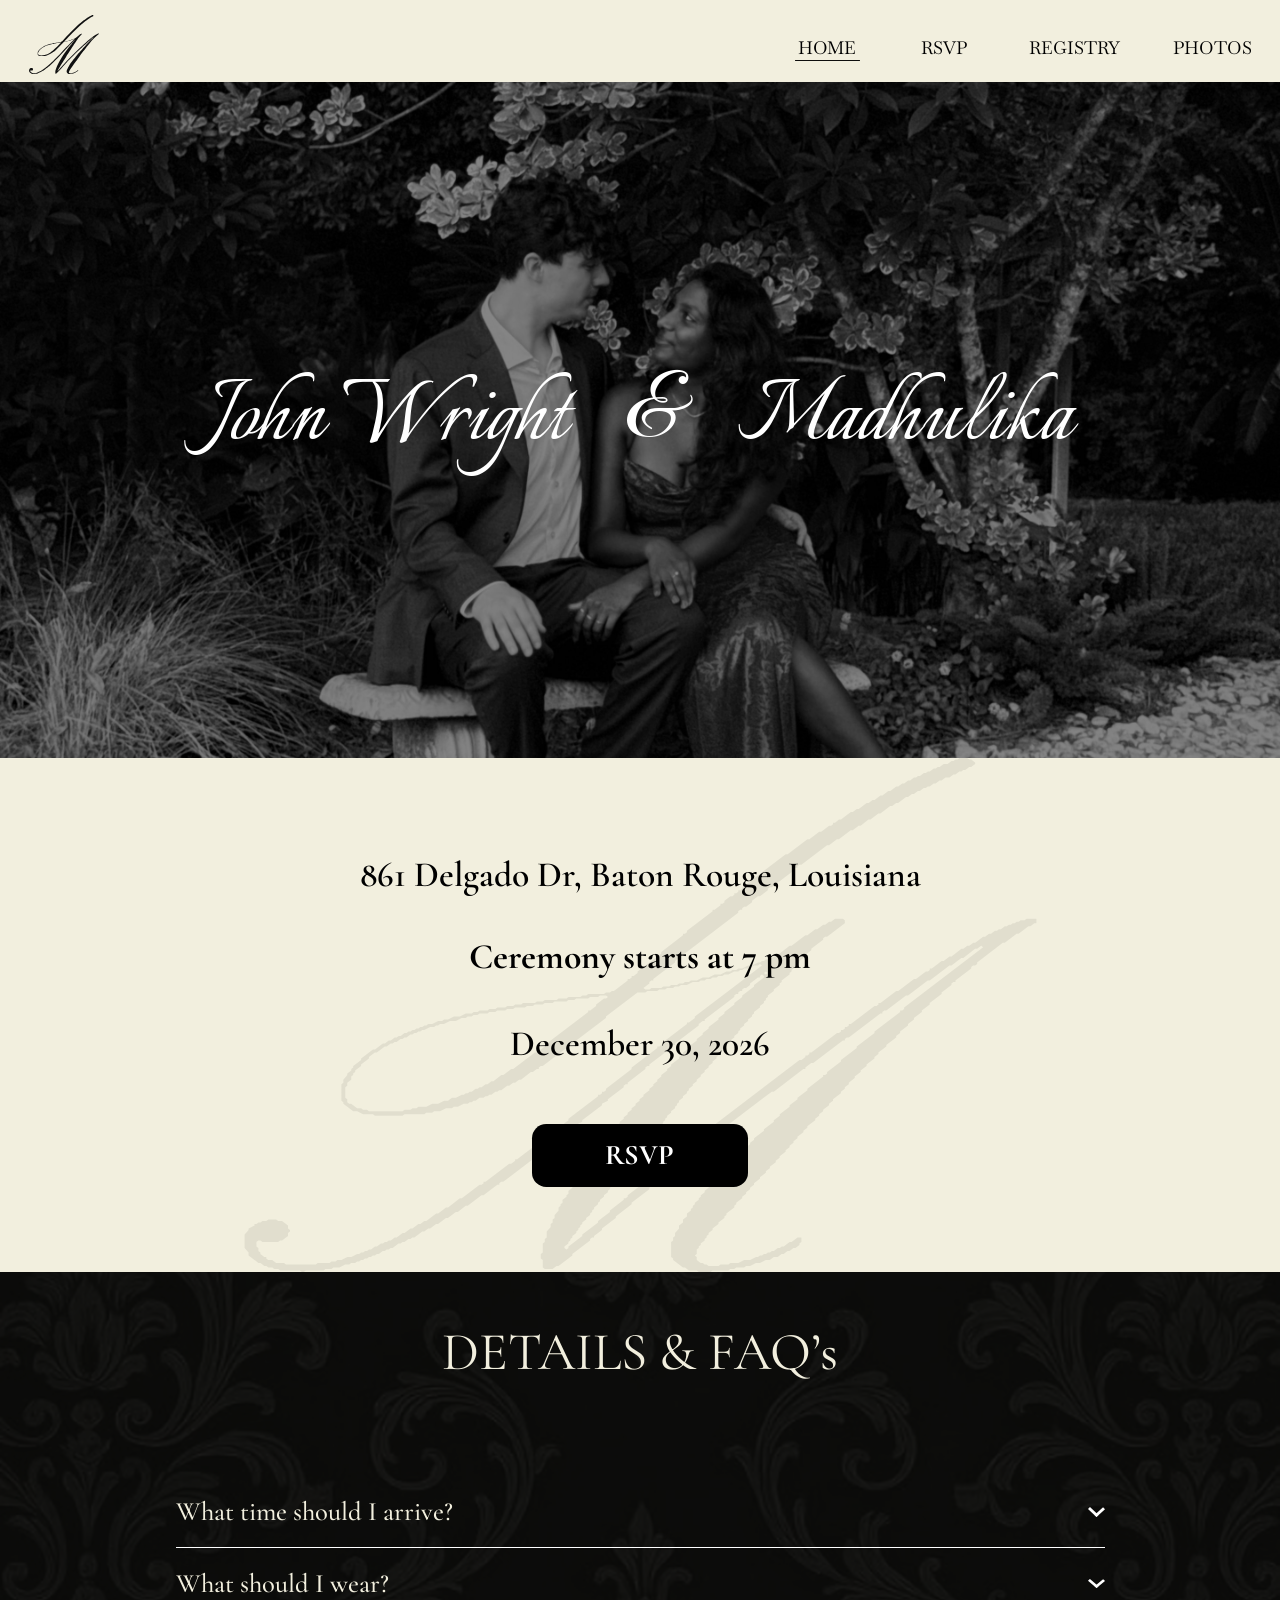
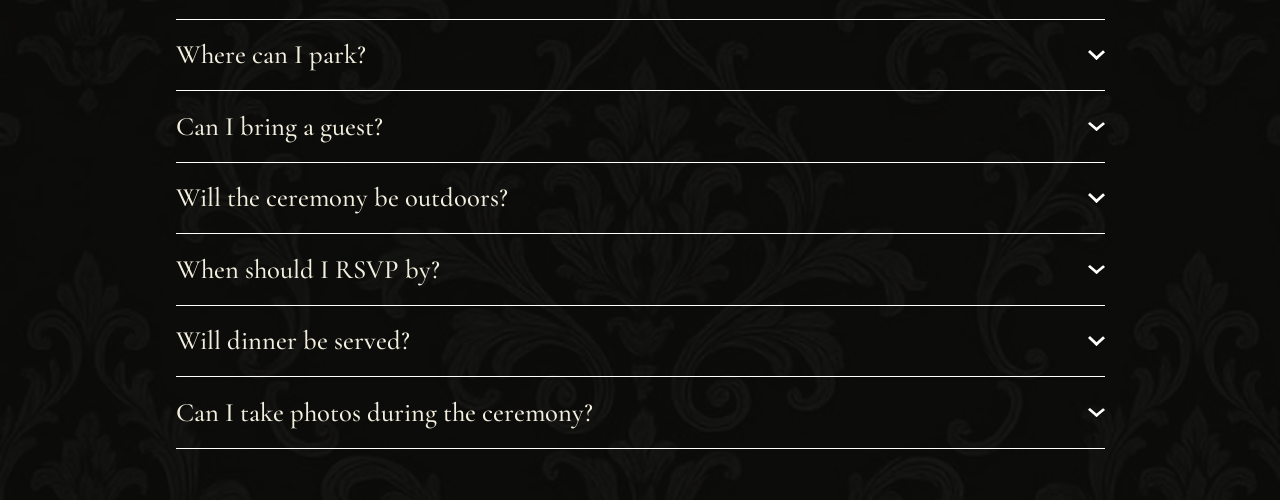
<file: index.html>
<!DOCTYPE html>
<html lang="en">
  <head>
    <meta charset="UTF-8" />
    <meta name="viewport" content="width=device-width, initial-scale=1" />
    <title>John Wright &amp; Madhulika</title>
    <link rel="preconnect" href="https://fonts.googleapis.com" />
    <link rel="preconnect" href="https://fonts.gstatic.com" crossorigin />
    <link
      href="https://fonts.googleapis.com/css2?family=Baskervville+SC&family=Cormorant+Garamond:wght@400;500;600;700&family=Great+Vibes&family=Italianno&display=swap"
      rel="stylesheet"
    />
    <link rel="stylesheet" href="styles.css" />
  </head>
  <body>
    <header class="site-header">
      <a class="logo-link" href="#top">
        <span class="logo">
          <img src="assets/logo.svg" alt="J and M monogram" width="414" height="354" />
        </span>
      </a>
      <button class="nav-toggle" type="button" aria-expanded="false" aria-controls="site-nav">
        <span class="sr-only">Menu</span>
        <span class="nav-toggle-icon" aria-hidden="true"></span>
      </button>
      <nav class="nav" id="site-nav" aria-label="Primary">
        <a class="nav-link is-active" href="#top" aria-current="page">
          HOME
          <img src="assets/nav-line.svg" alt="" width="73" height="1" />
        </a>
        <a class="nav-link" href="rsvp.html">
          RSVP
          <img src="assets/nav-line.svg" alt="" width="73" height="1" />
        </a>
        <a class="nav-link" href="registry.html">
          REGISTRY
          <img src="assets/nav-line.svg" alt="" width="73" height="1" />
        </a>
        <a class="nav-link" href="photos.html">
          PHOTOS
          <img src="assets/nav-line.svg" alt="" width="73" height="1" />
        </a>
      </nav>
    </header>

    <main id="top">
      <section class="hero" aria-label="John Wright and Madhulika">
        <div class="hero-photo">
          <img
            src="assets/hero.png"
            width="2880"
            height="2160"
            alt="John and Madhulika seated together in a garden"
          />
          <div class="hero-shade"></div>
        </div>
        <h1 class="names">
          <span class="name">John Wright</span>
          <span class="amp">&amp;</span>
          <span class="name">Madhulika</span>
        </h1>
      </section>

      <section class="details" aria-label="Wedding details">
        <img
          class="monogram"
          src="assets/monogram.svg"
          alt=""
          width="917"
          height="595"
        />
        <p class="place">861 Delgado Dr, Baton Rouge, Louisiana</p>
        <p class="time">Ceremony starts at 7 pm</p>
        <p class="date">December 30, 2026</p>
        <a class="rsvp-button" href="rsvp.html">RSVP</a>
      </section>

      <section class="faq" id="details" aria-labelledby="faq-title">
        <img class="faq-pattern" src="assets/pattern.webp" alt="" />
        <div class="faq-inner">
          <h2 id="faq-title">DETAILS &amp; FAQ’s</h2>
          <div class="faq-list" id="faq-list"></div>
        </div>
      </section>
    </main>

    <script src="script.js?v=7"></script>
  </body>
</html>
</file>
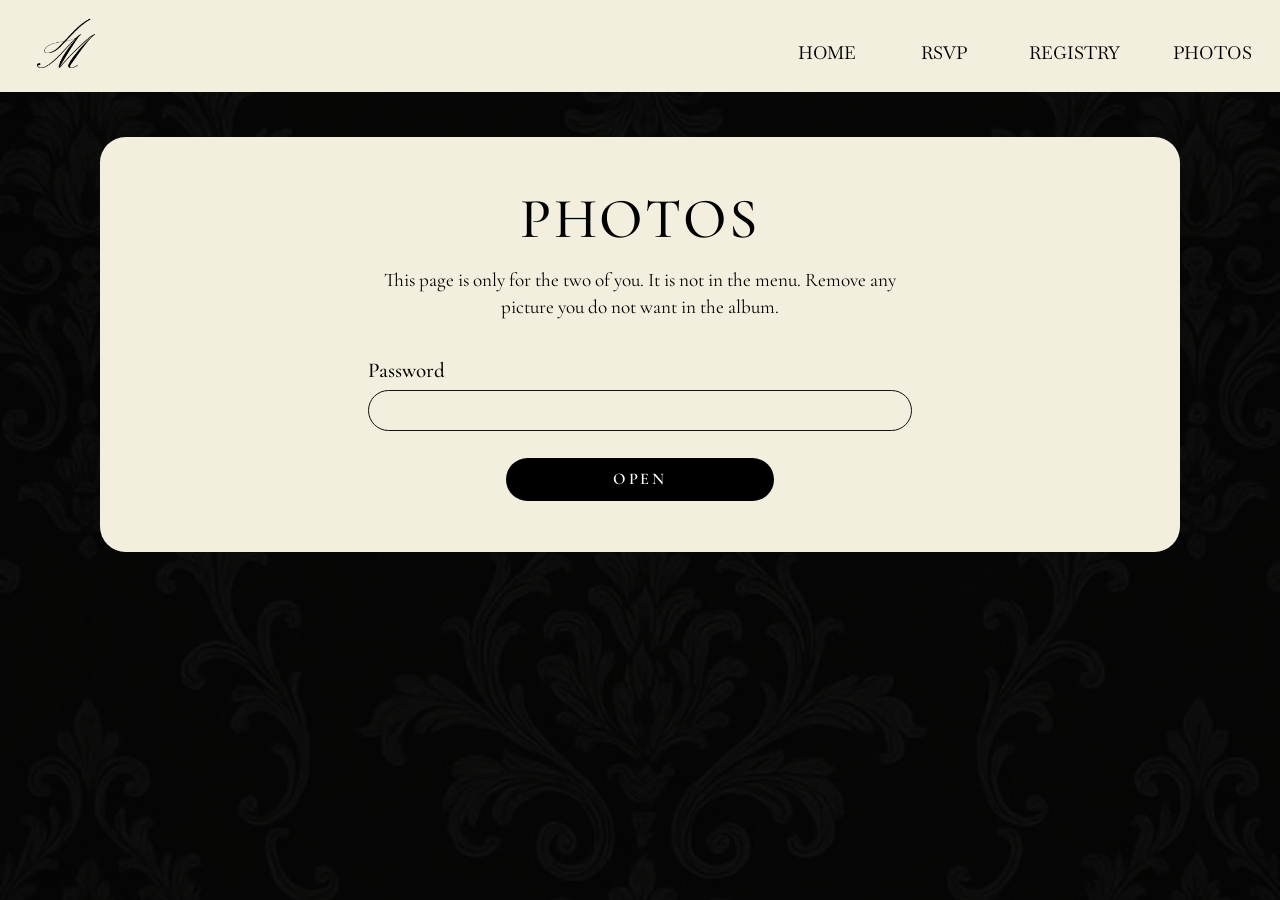
<file: manage.html>
<!DOCTYPE html>
<html lang="en">
  <head>
    <meta charset="UTF-8" />
    <meta name="viewport" content="width=device-width, initial-scale=1" />
    <title>Manage photos — John Wright &amp; Madhulika</title>
    <link rel="preconnect" href="https://fonts.googleapis.com" />
    <link rel="preconnect" href="https://fonts.gstatic.com" crossorigin />
    <link
      href="https://fonts.googleapis.com/css2?family=Baskervville+SC&family=Cormorant+Garamond:ital,wght@0,400;0,500;0,600;0,700;1,400&family=Great+Vibes&family=Italianno&display=swap"
      rel="stylesheet"
    />
    <link rel="stylesheet" href="styles.css" />
  </head>
  <body class="page-photos">
    <header class="site-header">
      <a class="logo-link" href="index.html">
        <span class="logo">
          <img src="assets/logo.png" alt="J and M monogram" />
        </span>
      </a>
      <button class="nav-toggle" type="button" aria-expanded="false" aria-controls="site-nav">
        <span class="sr-only">Menu</span>
        <span class="nav-toggle-icon" aria-hidden="true"></span>
      </button>
      <nav class="nav" id="site-nav" aria-label="Primary">
        <a class="nav-link" href="index.html">
          HOME
          <img src="assets/nav-line.svg" alt="" width="73" height="1" />
        </a>
        <a class="nav-link" href="rsvp.html">
          RSVP
          <img src="assets/nav-line.svg" alt="" width="73" height="1" />
        </a>
        <a class="nav-link" href="registry.html">
          REGISTRY
          <img src="assets/nav-line.svg" alt="" width="73" height="1" />
        </a>
        <a class="nav-link" href="photos.html">
          PHOTOS
          <img src="assets/nav-line.svg" alt="" width="73" height="1" />
        </a>
      </nav>
    </header>

    <main class="rsvp-main">
      <section class="rsvp-card photos-card" aria-labelledby="manage-title">
        <h1 id="manage-title">PHOTOS</h1>
        <p class="rsvp-lead">
          This page is only for the two of you. It is not in the menu. Remove any picture you do not
          want in the album.
        </p>

        <form class="rsvp-form" id="manage-form">
          <div class="rsvp-field">
            <label for="manage-key">Password</label>
            <input
              class="rsvp-input"
              id="manage-key"
              type="password"
              autocomplete="current-password"
              required
            />
          </div>
          <button class="rsvp-submit" type="submit">OPEN</button>
        </form>
        <p class="photo-status" id="photo-status" role="alert"></p>

        <div class="photo-grid" id="photo-grid" hidden></div>
      </section>
    </main>

    <script src="photos-config.js"></script>
    <script src="script.js"></script>
  </body>
</html>
</file>
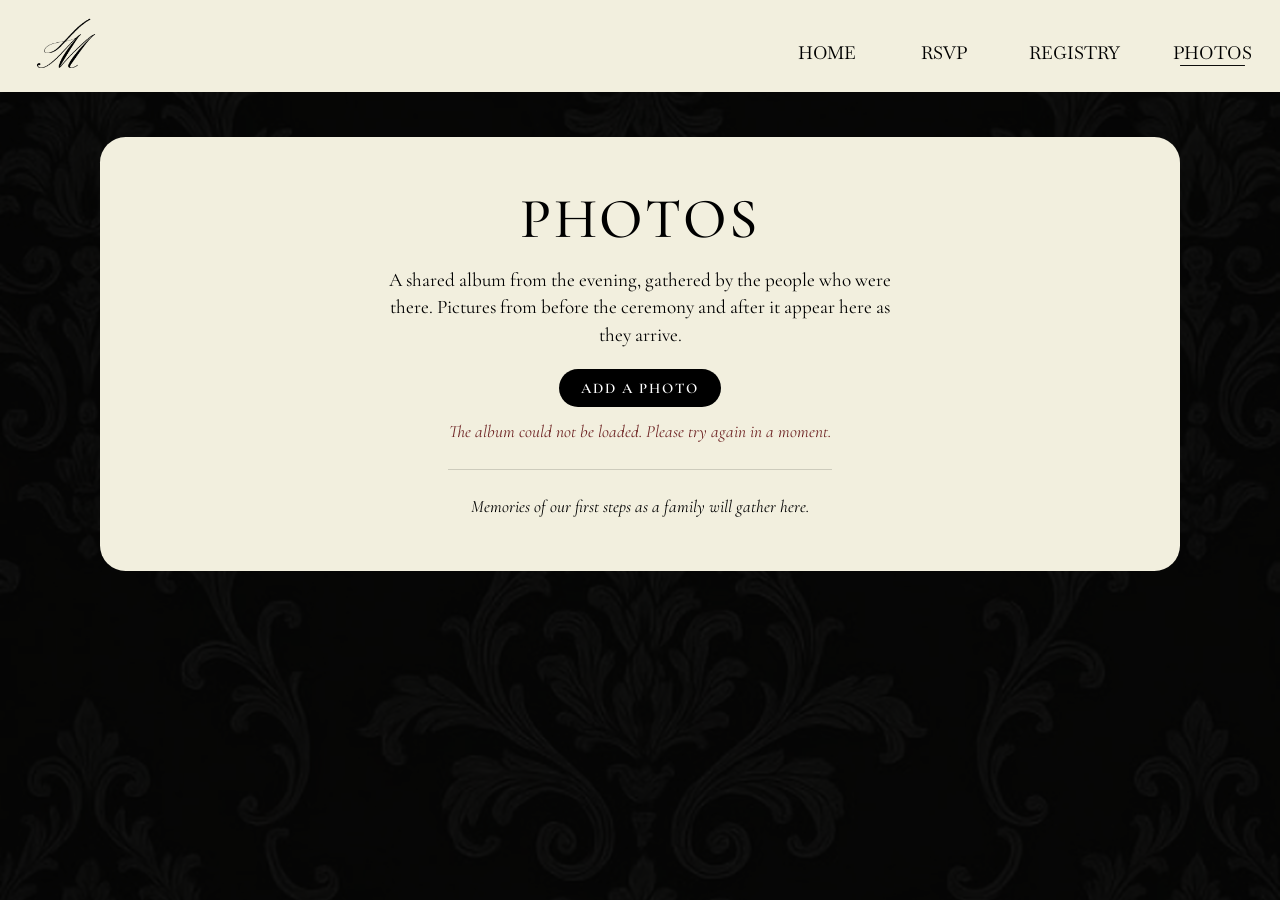
<file: photos.html>
<!DOCTYPE html>
<html lang="en">
  <head>
    <meta charset="UTF-8" />
    <meta name="viewport" content="width=device-width, initial-scale=1" />
    <title>Photos — John Wright &amp; Madhulika</title>
    <link rel="preconnect" href="https://fonts.googleapis.com" />
    <link rel="preconnect" href="https://fonts.gstatic.com" crossorigin />
    <link
      href="https://fonts.googleapis.com/css2?family=Baskervville+SC&family=Cormorant+Garamond:ital,wght@0,400;0,500;0,600;0,700;1,400&family=Great+Vibes&family=Italianno&display=swap"
      rel="stylesheet"
    />
    <link rel="stylesheet" href="styles.css" />
  </head>
  <body class="page-photos">
    <header class="site-header">
      <a class="logo-link" href="index.html">
        <span class="logo">
          <img src="assets/logo.png" alt="J and M monogram" />
        </span>
      </a>
      <button class="nav-toggle" type="button" aria-expanded="false" aria-controls="site-nav">
        <span class="sr-only">Menu</span>
        <span class="nav-toggle-icon" aria-hidden="true"></span>
      </button>
      <nav class="nav" id="site-nav" aria-label="Primary">
        <a class="nav-link" href="index.html">
          HOME
          <img src="assets/nav-line.svg" alt="" width="73" height="1" />
        </a>
        <a class="nav-link" href="rsvp.html">
          RSVP
          <img src="assets/nav-line.svg" alt="" width="73" height="1" />
        </a>
        <a class="nav-link" href="registry.html">
          REGISTRY
          <img src="assets/nav-line.svg" alt="" width="73" height="1" />
        </a>
        <a class="nav-link is-active" href="photos.html" aria-current="page">
          PHOTOS
          <img src="assets/nav-line.svg" alt="" width="73" height="1" />
        </a>
      </nav>
    </header>

    <main class="rsvp-main">
      <section class="rsvp-card photos-card" aria-labelledby="photos-title">
        <h1 id="photos-title">PHOTOS</h1>
        <p class="rsvp-lead">
          A shared album from the evening, gathered by the people who were there. Pictures from before
          the ceremony and after it appear here as they arrive.
        </p>

        <div class="photo-add">
          <label class="photo-add-button">
            <span>ADD A PHOTO</span>
            <input id="photo-file" type="file" accept="image/*" />
          </label>
        </div>
        <p class="photo-status" id="photo-status" role="status"></p>
        <p class="photo-empty" id="photo-empty">Memories of our first steps as a family will gather here.</p>
        <div class="photo-grid" id="photo-grid" hidden></div>

        <dialog class="photo-view" id="photo-view" aria-label="Photo">
          <img id="photo-view-img" alt="" />
          <div class="photo-view-actions">
            <button class="photo-save" id="photo-save" type="button">SAVE PHOTO</button>
            <button class="photo-view-close" id="photo-view-close" type="button">CLOSE</button>
          </div>
        </dialog>
      </section>
    </main>

    <script src="photos-config.js"></script>
    <script src="script.js"></script>
  </body>
</html>
</file>
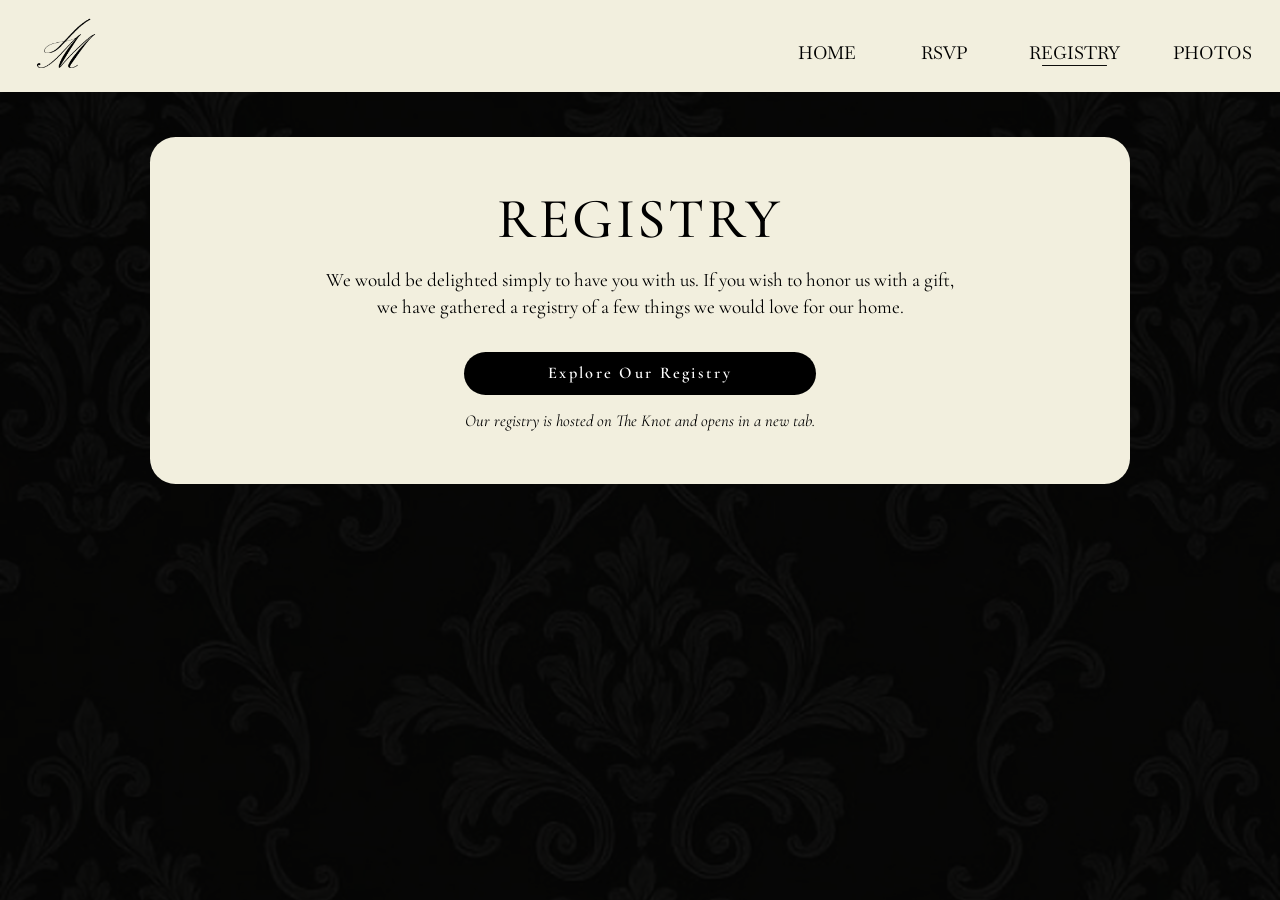
<file: registry.html>
<!DOCTYPE html>
<html lang="en">
  <head>
    <meta charset="UTF-8" />
    <meta name="viewport" content="width=device-width, initial-scale=1" />
    <title>Registry — John Wright &amp; Madhulika</title>
    <link rel="preconnect" href="https://fonts.googleapis.com" />
    <link rel="preconnect" href="https://fonts.gstatic.com" crossorigin />
    <link
      href="https://fonts.googleapis.com/css2?family=Baskervville+SC&family=Cormorant+Garamond:ital,wght@0,400;0,500;0,600;0,700;1,400&family=Great+Vibes&family=Italianno&display=swap"
      rel="stylesheet"
    />
    <link rel="stylesheet" href="styles.css" />
  </head>
  <body class="page-registry">
    <header class="site-header">
      <a class="logo-link" href="index.html">
        <span class="logo">
          <img src="assets/logo.png" alt="J and M monogram" />
        </span>
      </a>
      <button class="nav-toggle" type="button" aria-expanded="false" aria-controls="site-nav">
        <span class="sr-only">Menu</span>
        <span class="nav-toggle-icon" aria-hidden="true"></span>
      </button>
      <nav class="nav" id="site-nav" aria-label="Primary">
        <a class="nav-link" href="index.html">
          HOME
          <img src="assets/nav-line.svg" alt="" width="73" height="1" />
        </a>
        <a class="nav-link" href="rsvp.html">
          RSVP
          <img src="assets/nav-line.svg" alt="" width="73" height="1" />
        </a>
        <a class="nav-link is-active" href="registry.html" aria-current="page">
          REGISTRY
          <img src="assets/nav-line.svg" alt="" width="73" height="1" />
        </a>
        <a class="nav-link" href="photos.html">
          PHOTOS
          <img src="assets/nav-line.svg" alt="" width="73" height="1" />
        </a>
      </nav>
    </header>

    <main class="rsvp-main">
      <section class="rsvp-card" aria-labelledby="registry-title">
        <h1 id="registry-title">REGISTRY</h1>
        <p class="rsvp-lead">
          We would be delighted simply to have you with us. If you wish to honor us with a gift,
          we have gathered a registry of a few things we would love for our home.
        </p>

        <a class="registry-button" id="explore-registry">Explore Our Registry</a>
        <p class="registry-note">Our registry is hosted on The Knot and opens in a new tab.</p>
      </section>
    </main>

    <script>
      // THE_KNOT_REGISTRY_URL
      // Paste the public link from The Knot: Registry, then Share.
      // Explore Our Registry opens this address in a new tab.
      const THE_KNOT_REGISTRY_URL = "https://www.theknot.com/us/madhulika-itha-and-jack-morganti-2026-12-30/registry";

      const exploreRegistry = document.querySelector("#explore-registry");
      if (exploreRegistry && /^https?:\/\//i.test(THE_KNOT_REGISTRY_URL)) {
        exploreRegistry.href = THE_KNOT_REGISTRY_URL;
        exploreRegistry.target = "_blank";
        exploreRegistry.rel = "noopener noreferrer";
      }
    </script>
    <script src="script.js?v=3"></script>
  </body>
</html>
</file>
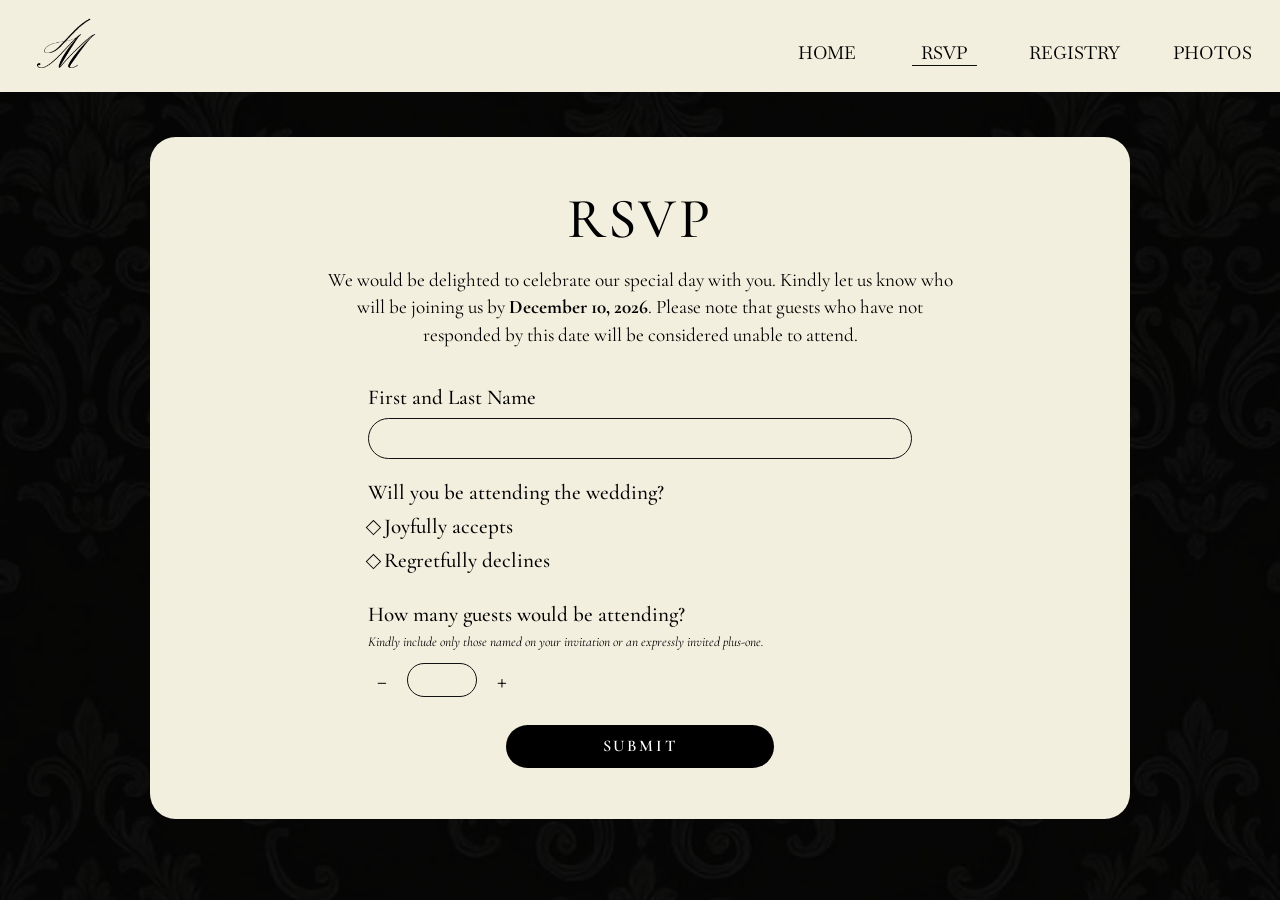
<file: rsvp.html>
<!DOCTYPE html>
<html lang="en">
  <head>
    <meta charset="UTF-8" />
    <meta name="viewport" content="width=device-width, initial-scale=1" />
    <title>RSVP — John Wright &amp; Madhulika</title>
    <link rel="preconnect" href="https://fonts.googleapis.com" />
    <link rel="preconnect" href="https://fonts.gstatic.com" crossorigin />
    <link
      href="https://fonts.googleapis.com/css2?family=Baskervville+SC&family=Cormorant+Garamond:ital,wght@0,400;0,500;0,600;0,700;1,400&family=Italianno&display=swap"
      rel="stylesheet"
    />
    <link rel="stylesheet" href="styles.css?v=4" />
  </head>
  <body class="page-rsvp">
    <header class="site-header">
      <a class="logo-link" href="index.html">
        <span class="logo">
          <img src="assets/logo.png" alt="J and M monogram" />
        </span>
      </a>
      <button class="nav-toggle" type="button" aria-expanded="false" aria-controls="site-nav">
        <span class="sr-only">Menu</span>
        <span class="nav-toggle-icon" aria-hidden="true"></span>
      </button>
      <nav class="nav" id="site-nav" aria-label="Primary">
        <a class="nav-link" href="index.html">
          HOME
          <img src="assets/nav-line.svg" alt="" width="73" height="1" />
        </a>
        <a class="nav-link is-active" href="rsvp.html" aria-current="page">
          RSVP
          <img src="assets/nav-line.svg" alt="" width="73" height="1" />
        </a>
        <a class="nav-link" href="registry.html">
          REGISTRY
          <img src="assets/nav-line.svg" alt="" width="73" height="1" />
        </a>
        <a class="nav-link" href="photos.html">
          PHOTOS
          <img src="assets/nav-line.svg" alt="" width="73" height="1" />
        </a>
      </nav>
    </header>

    <main class="rsvp-main">
      <section class="rsvp-card" aria-labelledby="rsvp-title">
        <h1 id="rsvp-title">RSVP</h1>
        <p class="rsvp-lead">
          We would be delighted to celebrate our special day with you. Kindly let us know who will be
          joining us by <strong>December 10, 2026</strong>.
          Please note that guests who have not responded by this date will be considered unable to attend.
        </p>

        <div class="rsvp-thanks" id="rsvp-thanks" role="status" tabindex="-1" hidden>
          <p class="thanks-script">Thank you</p>
          <p class="thanks-detail" id="thanks-detail"></p>
          <p class="thanks-note">
            Should any questions arise, you are welcome to visit our
            <a href="index.html">homepage</a>
            or contact us at
            <a href="tel:+16784465039">678-446-5039</a>.
          </p>
        </div>

        <form
          class="rsvp-form"
          id="rsvp-form"
          action="https://formspree.io/f/moedpkeo"
          method="POST"
          novalidate
        >
          <p class="rsvp-hp" aria-hidden="true">
            <label>
              Leave this field empty
              <input type="text" name="_gotcha" tabindex="-1" autocomplete="off" />
            </label>
          </p>

          <div class="rsvp-field">
            <label for="guest-name">First and Last Name</label>
            <input
              class="rsvp-input"
              id="guest-name"
              name="name"
              type="text"
              autocomplete="name"
              maxlength="120"
            />
            <p class="field-error" id="name-error" role="alert"></p>
          </div>

          <fieldset class="rsvp-field">
            <legend>Will you be attending the wedding?</legend>
            <label class="choice">
              <input type="radio" name="attending" value="Joyfully accepts" />
              <span class="diamond" aria-hidden="true"></span>
              <span>Joyfully accepts</span>
            </label>
            <label class="choice">
              <input type="radio" name="attending" value="Regretfully declines" />
              <span class="diamond" aria-hidden="true"></span>
              <span>Regretfully declines</span>
            </label>
            <p class="field-error" id="attending-error" role="alert"></p>
          </fieldset>

          <fieldset class="rsvp-field guest-field">
            <legend>How many guests would be attending?</legend>
            <p class="guest-hint" id="guest-hint">
              Kindly include only those named on your invitation or an expressly invited plus-one.
            </p>
            <div class="stepper">
              <button class="step" type="button" data-step="-1" aria-label="Decrease guest count">−</button>
              <input
                class="rsvp-input guest-count"
                id="guest-count"
                name="guests"
                type="text"
                inputmode="numeric"
                maxlength="2"
                aria-label="Number of guests"
                aria-describedby="guest-hint"
              />
              <button class="step" type="button" data-step="1" aria-label="Increase guest count">+</button>
            </div>
            <p class="field-error" id="guests-error" role="alert"></p>
          </fieldset>

          <p class="form-status" id="form-status" role="alert"></p>
          <button class="rsvp-submit" type="submit">SUBMIT</button>
        </form>
      </section>
    </main>

    <script src="script.js?v=4"></script>
  </body>
</html>
</file>
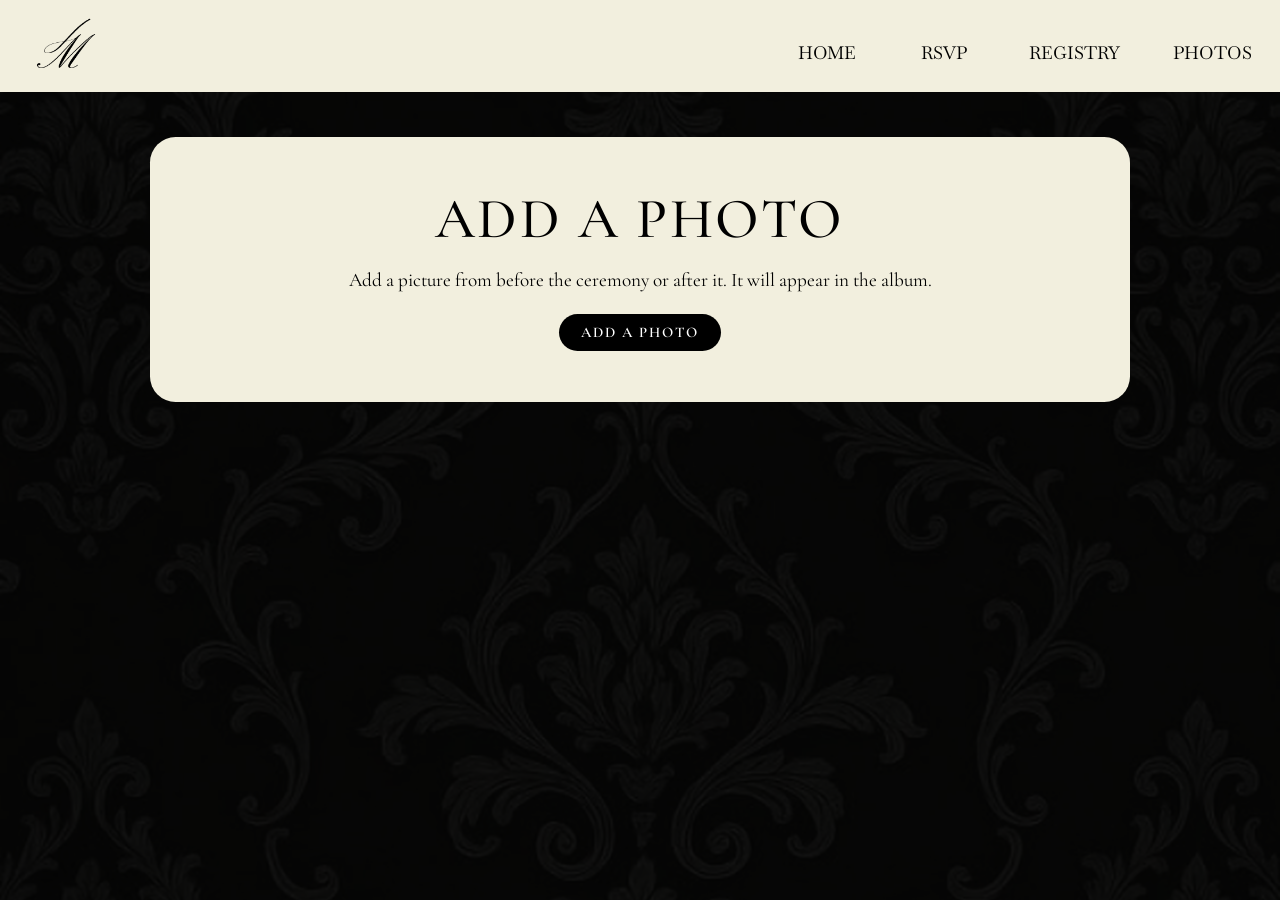
<file: upload.html>
<!DOCTYPE html>
<html lang="en">
  <head>
    <meta charset="UTF-8" />
    <meta name="viewport" content="width=device-width, initial-scale=1" />
    <title>Add a photo — John Wright &amp; Madhulika</title>
    <link rel="preconnect" href="https://fonts.googleapis.com" />
    <link rel="preconnect" href="https://fonts.gstatic.com" crossorigin />
    <link
      href="https://fonts.googleapis.com/css2?family=Baskervville+SC&family=Cormorant+Garamond:ital,wght@0,400;0,500;0,600;0,700;1,400&family=Great+Vibes&family=Italianno&display=swap"
      rel="stylesheet"
    />
    <link rel="stylesheet" href="styles.css" />
  </head>
  <body class="page-photos">
    <header class="site-header">
      <a class="logo-link" href="index.html">
        <span class="logo">
          <img src="assets/logo.png" alt="J and M monogram" />
        </span>
      </a>
      <button class="nav-toggle" type="button" aria-expanded="false" aria-controls="site-nav">
        <span class="sr-only">Menu</span>
        <span class="nav-toggle-icon" aria-hidden="true"></span>
      </button>
      <nav class="nav" id="site-nav" aria-label="Primary">
        <a class="nav-link" href="index.html">
          HOME
          <img src="assets/nav-line.svg" alt="" width="73" height="1" />
        </a>
        <a class="nav-link" href="rsvp.html">
          RSVP
          <img src="assets/nav-line.svg" alt="" width="73" height="1" />
        </a>
        <a class="nav-link" href="registry.html">
          REGISTRY
          <img src="assets/nav-line.svg" alt="" width="73" height="1" />
        </a>
        <a class="nav-link" href="photos.html">
          PHOTOS
          <img src="assets/nav-line.svg" alt="" width="73" height="1" />
        </a>
      </nav>
    </header>

    <main class="rsvp-main">
      <section class="rsvp-card" aria-labelledby="upload-title">
        <h1 id="upload-title">ADD A PHOTO</h1>
        <p class="rsvp-lead">
          Add a picture from before the ceremony or after it. It will appear in the album.
        </p>
        <div class="photo-add">
          <label class="photo-add-button">
            <span>ADD A PHOTO</span>
            <input id="photo-file" type="file" accept="image/*" />
          </label>
        </div>
        <p class="photo-status" id="photo-status" role="status"></p>
        <p class="rsvp-thanks" id="upload-thanks" hidden></p>
      </section>
    </main>

    <script src="photos-config.js"></script>
    <script src="script.js"></script>
  </body>
</html>
</file>
<file: styles.css>
:root {
  --cream: #f2efde;
  --ink: #000000;
  --ivory: #f2efde;
  --name-size: clamp(1.15rem, 8.33cqi, 7.5rem);
  --detail-size: clamp(1.35rem, 2.78vw, 2.5rem);
  --faq-title-size: clamp(2rem, 4.17vw, 3.75rem);
}

* {
  box-sizing: border-box;
}

html {
  scroll-behavior: smooth;
}

body {
  margin: 0;
  background: var(--cream);
  color: var(--ink);
}

img {
  border: 0;
}

.site-header {
  position: relative;
  z-index: 5;
  width: 100%;
  min-height: clamp(4rem, 5.76vw, 5.2rem);
  margin: 0;
  padding: clamp(0.6rem, 1.1vw, 1rem) clamp(1.25rem, 2.2vw, 2.5rem) 0.4rem;
  display: flex;
  align-items: center;
  justify-content: space-between;
  gap: clamp(0.75rem, 2vw, 2rem);
  background: var(--cream);
}

.logo-link {
  display: block;
  line-height: 0;
  flex: none;
}

.logo {
  display: block;
  width: clamp(2.35rem, 5.6vw, 4.85rem);
}

.logo img {
  display: block;
  width: 100%;
  height: auto;
}

.nav {
  display: flex;
  align-items: flex-start;
  justify-content: flex-end;
  flex: none;
  flex-wrap: nowrap;
  gap: clamp(0.85rem, 4.1vw, 3.7rem);
  margin-top: clamp(0.15rem, 0.6vw, 0.45rem);
}

.nav-link {
  display: flex;
  flex-direction: column;
  align-items: center;
  gap: 1px;
  color: var(--ink);
  text-decoration: none;
  font-family: "Baskervville SC", "Palatino Linotype", Palatino, serif;
  font-size: clamp(0.75rem, 1.39vw, 1.25rem);
  font-weight: 400;
  line-height: normal;
  letter-spacing: 0;
  white-space: nowrap;
}

.nav-link img {
  width: 3.65em;
  height: 1px;
  display: block;
  transform: scaleX(0);
  transform-origin: center;
  transition: transform 0.45s ease;
}

.nav-link:hover img,
.nav-link:focus-visible img {
  transform: scaleX(1);
}

.nav-link.is-active img,
.nav-link.is-active:hover img,
.nav-link.is-active:focus-visible img {
  transform: scaleX(1);
  transition: none;
}

.nav-toggle {
  display: none;
  width: clamp(2.25rem, 6vw, 2.75rem);
  height: clamp(2.25rem, 6vw, 2.75rem);
  margin-left: auto;
  padding: 0;
  border: 0;
  background: transparent;
  cursor: pointer;
  align-items: center;
  justify-content: center;
}

.nav-toggle-icon,
.nav-toggle-icon::before,
.nav-toggle-icon::after {
  display: block;
  width: 1.35rem;
  height: 1px;
  background: var(--ink);
  position: relative;
}

.nav-toggle-icon::before,
.nav-toggle-icon::after {
  content: "";
  position: absolute;
  left: 0;
}

.nav-toggle-icon::before {
  top: -0.42rem;
}

.nav-toggle-icon::after {
  top: 0.42rem;
}

.nav-toggle[aria-expanded="true"] .nav-toggle-icon {
  background: transparent;
}

.nav-toggle[aria-expanded="true"] .nav-toggle-icon::before {
  top: 0;
  transform: rotate(45deg);
}

.nav-toggle[aria-expanded="true"] .nav-toggle-icon::after {
  top: 0;
  transform: rotate(-45deg);
}

.sr-only {
  position: absolute;
  width: 1px;
  height: 1px;
  padding: 0;
  margin: -1px;
  overflow: hidden;
  clip: rect(0, 0, 0, 0);
  white-space: nowrap;
  border: 0;
}

.hero {
  container-type: inline-size;
  position: relative;
  height: clamp(26rem, 52.85vw, 47.56rem);
  color: #fff;
}

.hero-photo {
  position: absolute;
  inset: 0;
  overflow: hidden;
}

.hero-photo img {
  position: absolute;
  inset: 0;
  width: 100%;
  height: 100%;
  object-fit: cover;
  object-position: center 46%;
}

.hero-shade {
  position: absolute;
  inset: 0;
  background: rgba(0, 0, 0, 0.48);
}

.names {
  position: relative;
  z-index: 1;
  height: 100%;
  margin: 0;
  padding: 0 4vw;
  display: flex;
  align-items: center;
  align-content: center;
  justify-content: center;
  flex-wrap: nowrap;
  column-gap: 0.55em;
  row-gap: 0;
  font-family: Italianno, "Segoe Script", cursive;
  font-size: clamp(1.15rem, 8.33vw, 7.5rem);
  font-size: clamp(1.15rem, 8.33cqi, 7.5rem);
  font-weight: 400;
  line-height: 1.05;
  font-style: normal;
  text-align: center;
}

.name {
  white-space: nowrap;
}

.amp {
  font-family: "Great Vibes", "Segoe Script", cursive;
  font-size: 0.833em;
  font-weight: 400;
  line-height: 1;
  position: relative;
  top: -0.08em;
}

.details {
  position: relative;
  overflow: hidden;
  text-align: center;
  font-size: var(--detail-size);
  padding: 2.7em 6vw 2.4em;
  background: var(--cream);
}

.monogram {
  position: absolute;
  left: 0;
  right: 0;
  top: 0;
  bottom: 0;
  width: min(917px, 92vw);
  height: auto;
  max-height: 100%;
  margin: auto;
  pointer-events: none;
  user-select: none;
}

.place,
.time,
.date {
  position: relative;
  z-index: 1;
  margin: 0 auto 1.1em;
  max-width: 18em;
  font-family: "Cormorant Garamond", Palatino, "Palatino Linotype", serif;
  font-size: 1em;
  line-height: 1.2;
  color: var(--ink);
}

.place,
.date {
  font-weight: 600;
}

.time {
  font-weight: 700;
  margin-bottom: 1.25em;
}

.date {
  margin-bottom: 0;
}

.rsvp-button {
  position: relative;
  z-index: 1;
  display: inline-flex;
  align-items: center;
  justify-content: center;
  width: 7.6em;
  height: 2.22em;
  margin-top: 2.03em;
  border-radius: 0.5em;
  background: #000;
  color: #fff;
  text-decoration: none;
  font-family: "Cormorant Garamond", Palatino, serif;
  font-size: clamp(1.25rem, 2.22vw, 2rem);
  font-weight: 700;
  line-height: 1;
}

.faq {
  position: relative;
  overflow: hidden;
  background: rgba(0, 0, 0, 0.95);
  color: var(--ivory);
}

.faq-pattern {
  position: absolute;
  inset: 0;
  width: 100%;
  height: 100%;
  object-fit: cover;
  opacity: 0.15;
  pointer-events: none;
}

.faq-inner {
  position: relative;
  z-index: 1;
  width: min(1440px, 100%);
  margin: 0 auto;
  padding: 0 clamp(1.25rem, 4vw, 2.5rem) clamp(2.25rem, 4vw, 3.25rem);
}

.faq h2 {
  margin: 0 auto 1.75em;
  padding-top: 0.93em;
  max-width: 12em;
  text-align: center;
  font-family: "Cormorant Garamond", Palatino, serif;
  font-size: var(--faq-title-size);
  font-weight: 400;
  line-height: 1.15;
  color: var(--ivory);
}

.faq-list {
  width: min(929px, 100%);
  margin: 0 auto;
}

.faq-item {
  border-bottom: 1px solid #fff;
}

.faq-question {
  width: 100%;
  display: flex;
  align-items: center;
  justify-content: space-between;
  gap: 1rem;
  padding: 0.7em 0;
  border: 0;
  background: transparent;
  color: var(--ivory);
  text-align: left;
  cursor: pointer;
  font-family: "Cormorant Garamond", Palatino, serif;
  font-size: clamp(1.15rem, 2.08vw, 1.875rem);
  font-weight: 500;
  line-height: 1.25;
}

.faq-question:focus-visible,
.nav-link:focus-visible,
.rsvp-button:focus-visible,
.logo-link:focus-visible,
.rsvp-input:focus-visible,
.step:focus-visible,
.rsvp-submit:focus-visible,
.registry-button:focus-visible,
.thanks-note a:focus-visible {
  outline: 2px solid currentColor;
  outline-offset: 4px;
}

.chevron {
  width: 0.63em;
  height: 0.36em;
  flex: none;
}

.faq-answer {
  display: none;
  max-width: 38em;
  margin: 0 0 0.75em;
  padding: 0;
  font-family: "Cormorant Garamond", Palatino, serif;
  font-size: clamp(1rem, 1.67vw, 1.5rem);
  font-weight: 400;
  line-height: 1.35;
  color: var(--ivory);
}

.faq-item.is-open .faq-question {
  padding-bottom: 0.2em;
}

.faq-item.is-open .faq-answer {
  display: block;
}

.site-header.is-compact .nav-toggle {
  display: inline-flex;
}

.site-header.is-compact .nav {
  display: none;
  position: absolute;
  top: 100%;
  right: 0;
  left: 0;
  z-index: 5;
  flex: none;
  flex-direction: column;
  align-items: flex-end;
  gap: 1rem;
  margin: 0;
  padding: 0.35rem 1.5rem 1.35rem;
  background: var(--cream);
}

.site-header.is-compact .nav.is-open {
  display: flex;
}

.site-header.is-compact .nav-link {
  font-size: clamp(1rem, 4.2vw, 1.25rem);
}

.page-rsvp,
.page-photos,
.page-registry {
  position: relative;
  z-index: 0;
  min-height: 100vh;
  background-color: #050505;
}

.page-rsvp::before,
.page-photos::before,
.page-registry::before {
  content: "";
  position: fixed;
  inset: 0;
  z-index: -1;
  background-image: url("assets/pattern.webp");
  background-repeat: no-repeat;
  background-position: center top;
  background-size: cover;
  opacity: 0.15;
  pointer-events: none;
}

.page-rsvp .site-header,
.page-photos .site-header,
.page-registry .site-header {
  width: 100%;
  z-index: 5;
}

.rsvp-main {
  padding: clamp(1.35rem, 3.5vw, 3.25rem) clamp(0.85rem, 3vw, 2rem) clamp(2rem, 5vw, 4rem);
}

.rsvp-card {
  width: min(980px, 100%);
  margin: 0 auto;
  padding: clamp(2rem, 4.5vw, 3.4rem) clamp(1.15rem, 5vw, 4.25rem) clamp(2.1rem, 4.5vw, 3.2rem);
  border-radius: clamp(1rem, 2vw, 1.6rem);
  background: var(--cream);
  color: var(--ink);
}

.rsvp-card h1 {
  margin: 0;
  text-align: center;
  font-family: "Cormorant Garamond", Palatino, "Palatino Linotype", serif;
  font-size: clamp(2.7rem, 4.6vw, 3.55rem);
  font-weight: 500;
  line-height: 1;
  letter-spacing: 0.045em;
}

.rsvp-lead {
  max-width: 40rem;
  margin: 1.15rem auto 0;
  text-align: center;
  font-family: "Cormorant Garamond", Palatino, "Palatino Linotype", serif;
  font-size: clamp(1.05rem, 1.5vw, 1.22rem);
  font-weight: 400;
  line-height: 1.45;
}

.rsvp-lead strong {
  font-weight: 700;
}

.rsvp-form {
  width: min(34rem, 100%);
  margin: clamp(1.6rem, 3vw, 2.15rem) auto 0;
}

.rsvp-field {
  margin: 0 0 1.25rem;
  padding: 0;
  border: 0;
  min-inline-size: 0;
}

.rsvp-field label,
.rsvp-field legend {
  display: block;
  padding: 0;
  margin: 0 0 0.4rem;
  font-family: "Cormorant Garamond", Palatino, "Palatino Linotype", serif;
  font-size: clamp(1.12rem, 1.65vw, 1.32rem);
  font-weight: 500;
  line-height: 1.3;
}

.rsvp-input {
  display: block;
  width: 100%;
  height: 2.55rem;
  margin: 0;
  padding: 0 1.05rem;
  border: 1px solid #111;
  border-radius: 999px;
  background: transparent;
  color: var(--ink);
  font-family: "Cormorant Garamond", Palatino, "Palatino Linotype", serif;
  font-size: 1.15rem;
}

.choice {
  position: relative;
  display: flex;
  align-items: center;
  gap: 0.7rem;
  width: fit-content;
  margin: 0.28rem 0;
  cursor: pointer;
  font-family: "Cormorant Garamond", Palatino, "Palatino Linotype", serif;
  font-size: clamp(1.12rem, 1.65vw, 1.32rem);
  font-weight: 400;
  line-height: 1.3;
}

.choice input {
  position: absolute;
  opacity: 0;
  width: 1px;
  height: 1px;
}

.diamond {
  position: relative;
  display: inline-block;
  width: 0.68rem;
  height: 0.68rem;
  flex: none;
  border: 1px solid #111;
  transform: rotate(45deg);
}

.choice input:checked + .diamond::after {
  content: "";
  position: absolute;
  inset: 2px;
  background: #111;
}

.choice input:focus-visible + .diamond {
  outline: 2px solid currentColor;
  outline-offset: 4px;
}

.guest-hint {
  margin: -0.1rem 0 0;
  font-family: "Cormorant Garamond", Palatino, "Palatino Linotype", serif;
  font-size: clamp(0.78rem, 1.05vw, 0.92rem);
  font-style: italic;
  font-weight: 400;
  line-height: 1.35;
}

.stepper {
  display: flex;
  align-items: center;
  gap: 0.7rem;
  margin-top: 0.7rem;
}

.step {
  display: inline-flex;
  align-items: center;
  justify-content: center;
  width: 1.75rem;
  height: 2.25rem;
  padding: 0;
  border: 0;
  background: transparent;
  color: var(--ink);
  cursor: pointer;
  font-family: "Cormorant Garamond", Palatino, "Palatino Linotype", serif;
  font-size: 1.55rem;
  line-height: 1;
}

.guest-count {
  width: 4.35rem;
  height: 2.15rem;
  padding: 0 0.4rem;
  text-align: center;
  font-size: 1.15rem;
}

.guest-count::-webkit-outer-spin-button,
.guest-count::-webkit-inner-spin-button {
  -webkit-appearance: none;
  margin: 0;
}

.guest-field.is-disabled {
  opacity: 0.4;
}

.field-error,
.form-status {
  margin: 0.4rem 0 0;
  font-family: "Cormorant Garamond", Palatino, "Palatino Linotype", serif;
  font-size: 1rem;
  font-style: italic;
  line-height: 1.3;
  color: #6e2424;
}

.field-error:empty,
.form-status:empty {
  display: none;
}

.form-status {
  text-align: center;
}

.rsvp-submit {
  display: flex;
  align-items: center;
  justify-content: center;
  width: min(16.75rem, 100%);
  height: 2.7rem;
  margin: 1.65rem auto 0;
  padding: 0 1.5rem;
  border: 0;
  border-radius: 999px;
  background: #000;
  color: #fff;
  cursor: pointer;
  font-family: "Cormorant Garamond", Palatino, "Palatino Linotype", serif;
  font-size: 1.02rem;
  font-weight: 600;
  letter-spacing: 0.16em;
  line-height: 1;
}

.rsvp-submit:hover {
  background: #1a1a1a;
}

.rsvp-submit:disabled {
  cursor: wait;
  opacity: 0.65;
}

.rsvp-thanks {
  width: min(36rem, 100%);
  margin: 1.25rem auto 0.85rem;
  text-align: center;
}

.rsvp-thanks a {
  display: inline-block;
  margin-top: 0.55rem;
  color: inherit;
}

.thanks-script {
  margin: 0.1rem 0 0.15rem;
  font-family: Italianno, "Segoe Script", cursive;
  font-size: clamp(4.4rem, 8vw, 6.25rem);
  font-weight: 400;
  line-height: 1.05;
  font-style: normal;
  color: var(--ink);
}

.thanks-detail {
  margin: 0.15rem 0 0;
  font-family: "Cormorant Garamond", Palatino, "Palatino Linotype", serif;
  font-size: clamp(1.3rem, 2.1vw, 1.65rem);
  font-weight: 500;
  line-height: 1.35;
}

.thanks-note {
  max-width: 28rem;
  margin: 0.45rem auto 0;
  font-family: "Cormorant Garamond", Palatino, "Palatino Linotype", serif;
  font-size: clamp(1.05rem, 1.55vw, 1.22rem);
  font-weight: 400;
  line-height: 1.45;
}

.thanks-note a {
  color: inherit;
}

.rsvp-hp {
  position: absolute;
  left: -10000px;
  width: 1px;
  height: 1px;
  overflow: hidden;
}

.photos-card {
  width: min(1080px, 100%);
}

.photos-card .rsvp-lead {
  max-width: 32rem;
}

.photo-add {
  display: flex;
  justify-content: center;
  margin-top: 1.2rem;
}

.photo-add-button {
  position: relative;
  display: inline-flex;
  align-items: center;
  justify-content: center;
  min-height: 2.35rem;
  padding: 0.55rem 1.35rem;
  border-radius: 999px;
  background: #000;
  color: #fff;
  cursor: pointer;
  font-family: "Cormorant Garamond", Palatino, "Palatino Linotype", serif;
  font-size: 0.92rem;
  font-weight: 600;
  letter-spacing: 0.14em;
  line-height: 1;
}

.photo-add-button:hover {
  background: #1a1a1a;
}

.photo-add-button input {
  position: absolute;
  width: 1px;
  height: 1px;
  padding: 0;
  margin: -1px;
  overflow: hidden;
  clip: rect(0, 0, 0, 0);
  white-space: nowrap;
  border: 0;
}

a:focus:not(:focus-visible),
button:focus:not(:focus-visible),
input:focus:not(:focus-visible),
.photo-add-button:focus-within {
  outline: none;
}

.photo-add-button:has(:focus-visible) {
  outline: 2px solid #111;
  outline-offset: 4px;
}

.photo-add-button.is-busy {
  opacity: 0.65;
  cursor: wait;
}

.photo-status,
.photo-empty {
  margin: 0.85rem auto 0;
  text-align: center;
  font-family: "Cormorant Garamond", Palatino, "Palatino Linotype", serif;
  font-size: clamp(1rem, 1.35vw, 1.12rem);
  font-style: italic;
  font-weight: 400;
  line-height: 1.4;
}

.photo-status:empty {
  display: none;
}

.photo-status.is-error {
  color: #6e2424;
}

.photo-empty {
  max-width: 24rem;
  margin-top: 1.55rem;
  padding-top: 1.55rem;
  border-top: 1px solid rgba(17, 17, 17, 0.16);
}

.photo-grid {
  display: grid;
  grid-template-columns: repeat(3, 1fr);
  gap: 0.55rem;
  margin-top: 1.55rem;
  padding-top: 1.55rem;
  border-top: 1px solid rgba(17, 17, 17, 0.16);
}

.photo-grid[hidden] {
  display: none;
}

.shot {
  margin: 0;
  overflow: hidden;
  border-radius: 0.35rem;
  background: #e7e2d2;
}

.shot-open {
  display: block;
  width: 100%;
  padding: 0;
  border: 0;
  background: transparent;
  cursor: pointer;
}

.shot img,
.shot-open img {
  display: block;
  width: 100%;
  aspect-ratio: 4 / 5;
  object-fit: cover;
}

.shot-remove {
  display: block;
  width: 100%;
  padding: 0.5rem 0.4rem 0.6rem;
  border: 0;
  border-top: 1px solid rgba(17, 17, 17, 0.16);
  background: var(--cream);
  color: var(--ink);
  cursor: pointer;
  font-family: "Cormorant Garamond", Palatino, "Palatino Linotype", serif;
  font-size: 0.92rem;
  font-weight: 600;
  letter-spacing: 0.12em;
  line-height: 1;
}

.shot-remove:hover {
  background: #e7e2d0;
}

.photo-view {
  width: min(52rem, calc(100vw - 2rem));
  padding: 0;
  border: 0;
  background: transparent;
  overflow: visible;
}

.photo-view::backdrop {
  background: rgba(5, 5, 5, 0.88);
}

.photo-view img {
  display: block;
  width: 100%;
  max-height: 78vh;
  object-fit: contain;
  border-radius: 0.4rem;
  background: #111;
}

.photo-view-actions {
  display: flex;
  justify-content: center;
  flex-wrap: wrap;
  gap: 0.75rem;
  margin-top: 0.9rem;
}

.photo-save,
.photo-view-close {
  display: inline-flex;
  align-items: center;
  justify-content: center;
  min-height: 2.35rem;
  padding: 0.55rem 1.25rem;
  border-radius: 999px;
  cursor: pointer;
  font-family: "Cormorant Garamond", Palatino, "Palatino Linotype", serif;
  font-size: 0.92rem;
  font-weight: 600;
  letter-spacing: 0.14em;
  line-height: 1;
}

.photo-save {
  border: 0;
  background: #fff;
  color: #111;
}

.photo-view-close {
  border: 1px solid #fff;
  background: transparent;
  color: #fff;
}

.shot-open:focus-visible,
.shot-remove:focus-visible,
.photo-save:focus-visible,
.photo-view-close:focus-visible {
  outline: 2px solid currentColor;
  outline-offset: 4px;
}

.registry-button {
  display: flex;
  align-items: center;
  justify-content: center;
  width: min(22rem, 100%);
  min-height: 2.7rem;
  margin: clamp(1.5rem, 3vw, 1.85rem) auto 0;
  padding: 0.75rem 1.5rem;
  border-radius: 999px;
  background: #000;
  color: #fff;
  text-align: center;
  text-decoration: none;
  font-family: "Cormorant Garamond", Palatino, "Palatino Linotype", serif;
  font-size: 1.02rem;
  font-weight: 600;
  letter-spacing: 0.14em;
  line-height: 1.2;
}

.registry-button:hover {
  background: #1a1a1a;
}

.registry-note {
  margin: 0.9rem 0 0;
  text-align: center;
  font-family: "Cormorant Garamond", Palatino, "Palatino Linotype", serif;
  font-size: clamp(0.95rem, 1.3vw, 1.05rem);
  font-style: italic;
  line-height: 1.4;
}

@media (max-width: 520px) {
  .registry-button {
    letter-spacing: 0.08em;
  }
}

@media (max-width: 800px) {
  .photo-grid {
    grid-template-columns: 1fr 1fr;
  }

  .site-header .nav-toggle {
    display: inline-flex;
  }

  .site-header .nav {
    display: none;
    position: absolute;
    top: 100%;
    right: 0;
    left: 0;
    z-index: 5;
    flex: none;
    flex-direction: column;
    align-items: flex-end;
    gap: 1rem;
    margin: 0;
    padding: 0.35rem 1.5rem 1.35rem;
    background: var(--cream);
  }

  .site-header .nav.is-open {
    display: flex;
  }

  .site-header .nav-link {
    font-size: clamp(1rem, 4.2vw, 1.25rem);
  }
}
</file>
